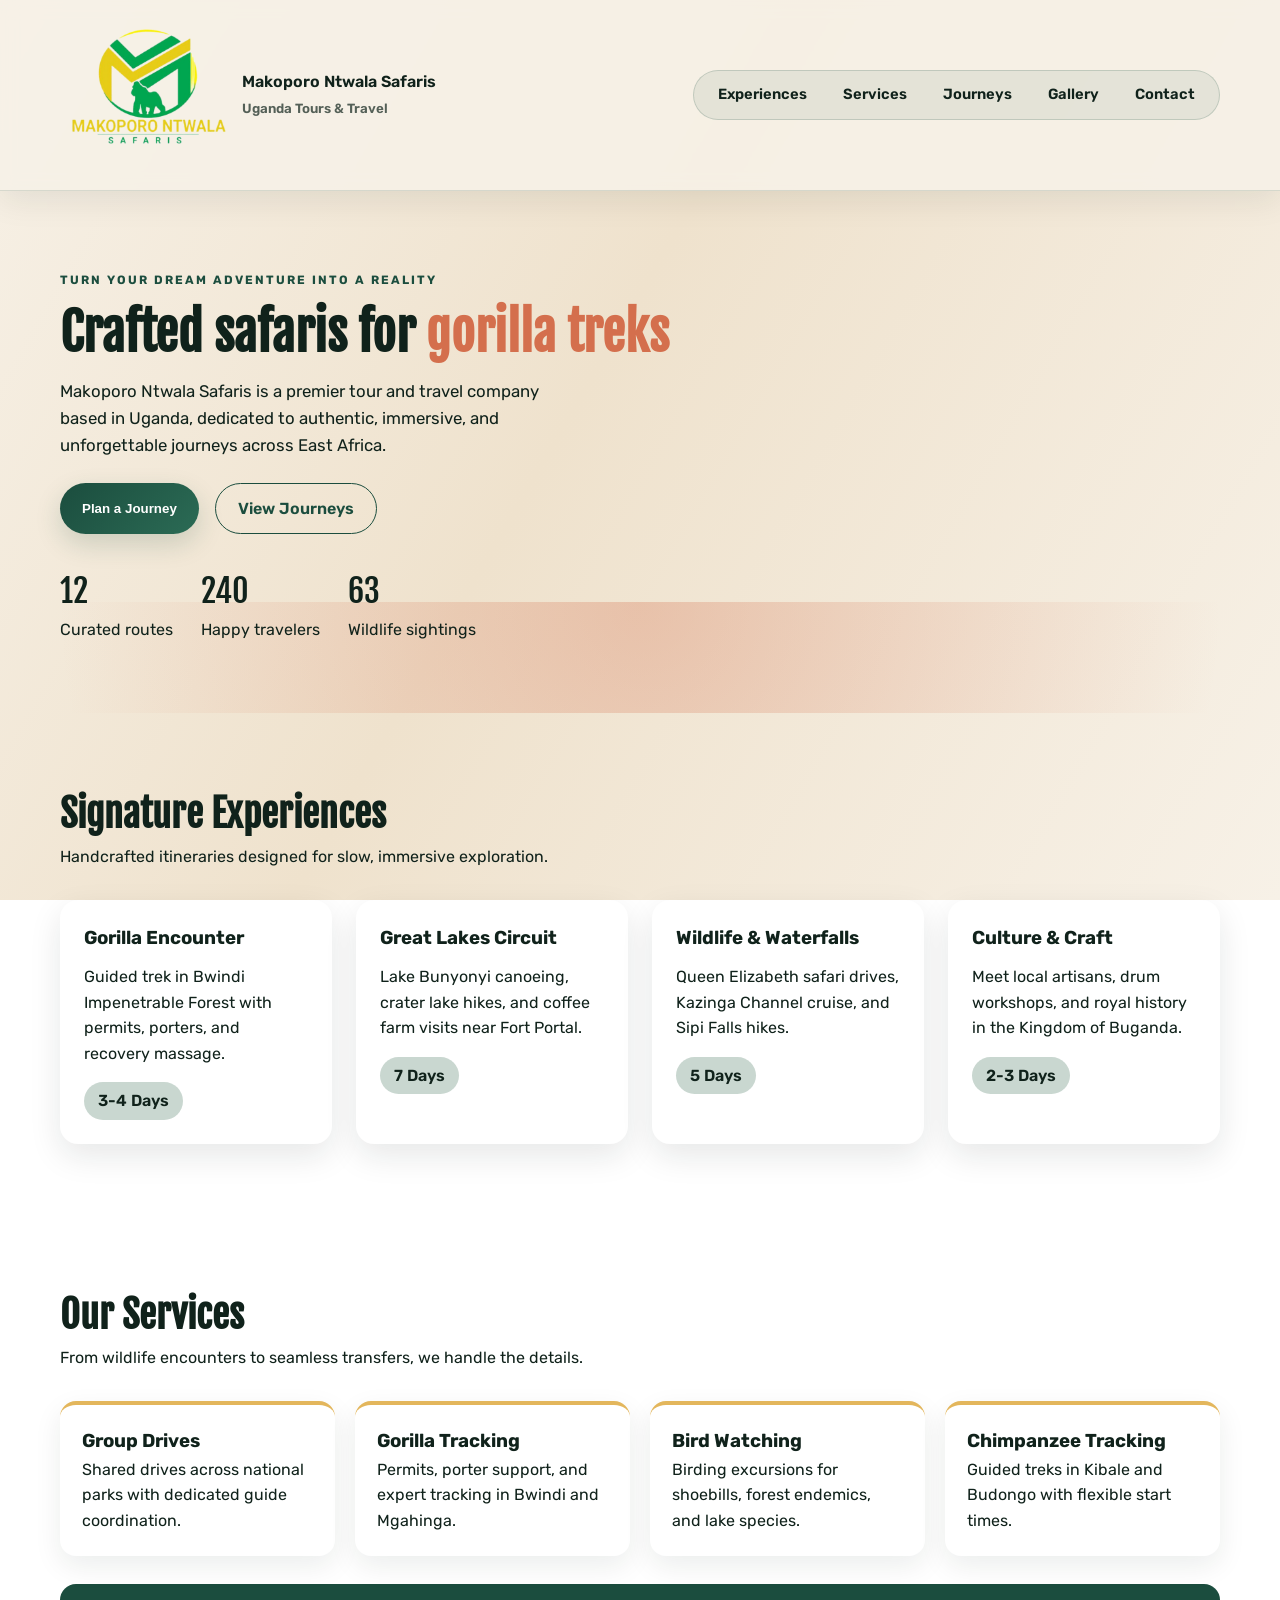
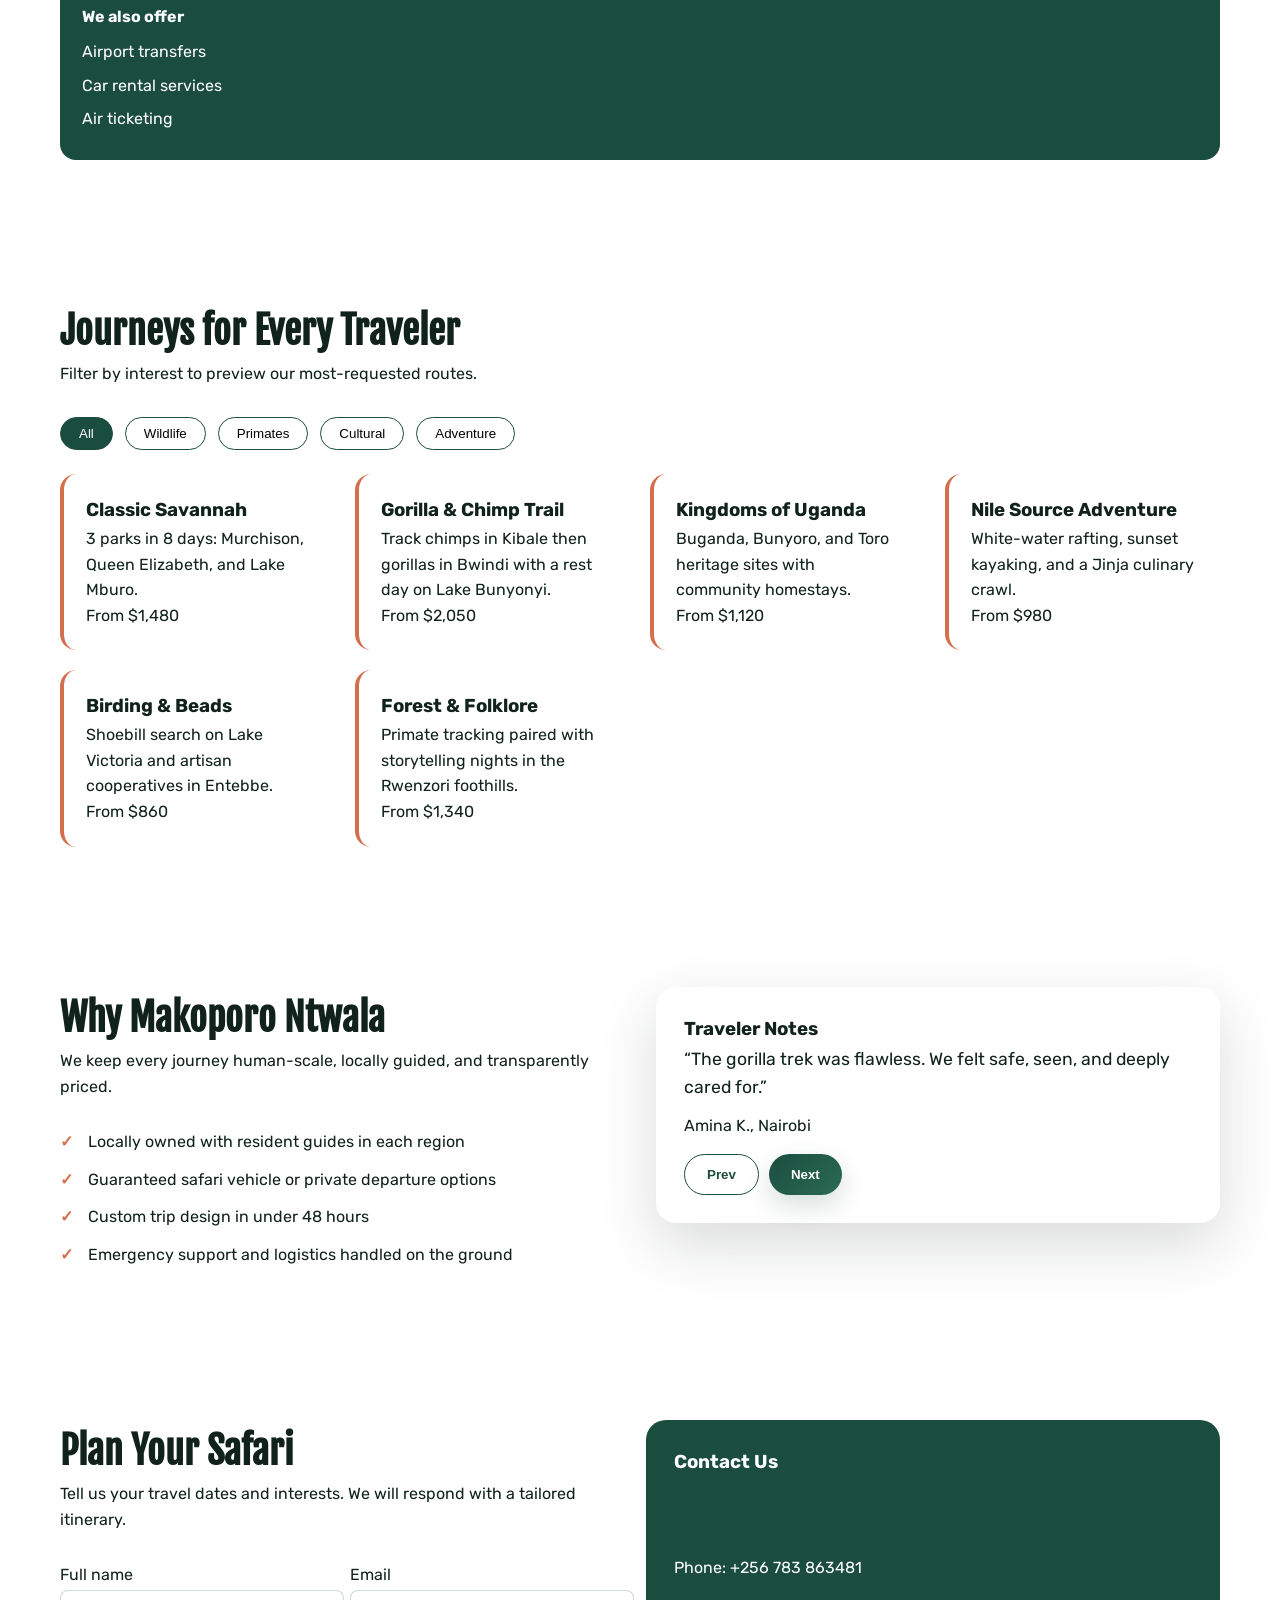
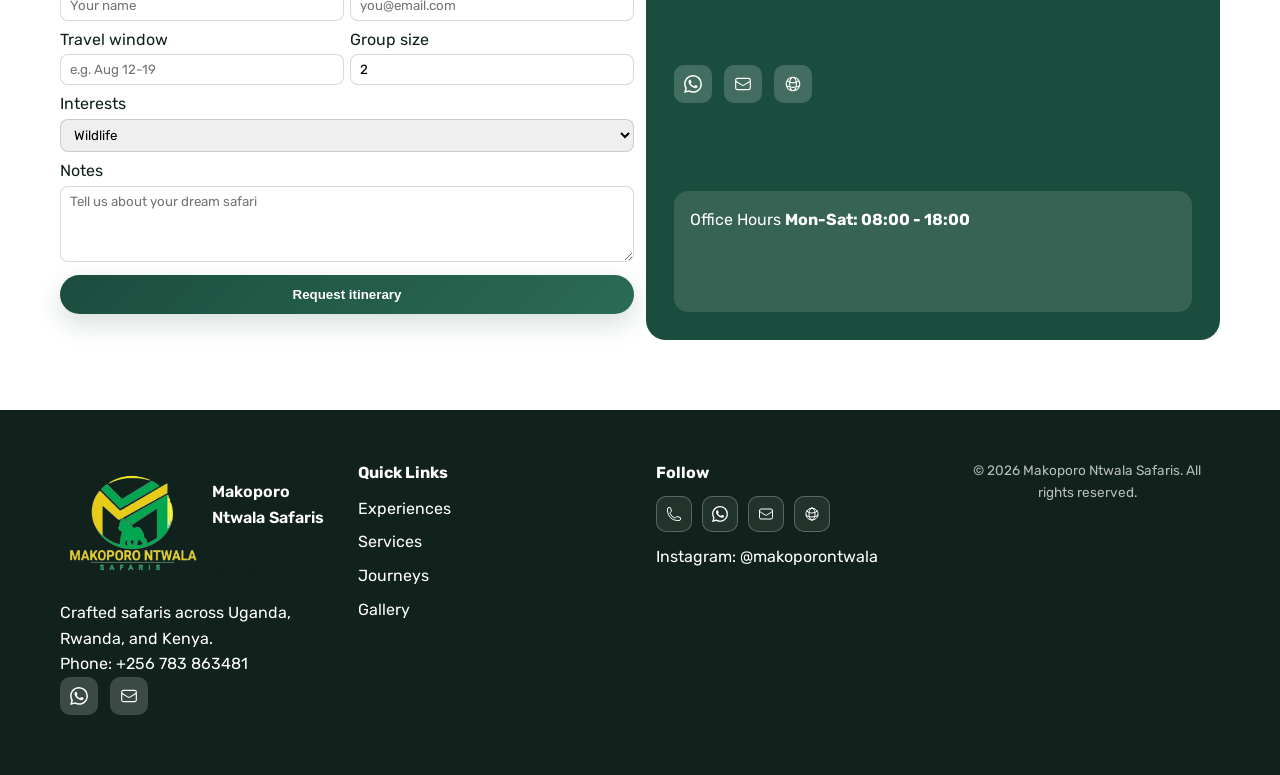
<file: index.html>
<!doctype html>
<html lang="en">
<head>
  <meta charset="utf-8" />
  <meta name="viewport" content="width=device-width, initial-scale=1" />
  <title>Makoporo Ntwala Safaris | Uganda Tours & Travel</title>
  <meta name="description" content="Makoporo Ntwala Safaris is a premier tour and travel company based in Uganda, offering authentic, immersive safari experiences across East Africa." />
  <link rel="preconnect" href="https://fonts.googleapis.com" />
  <link rel="preconnect" href="https://fonts.gstatic.com" crossorigin />
  <link href="https://fonts.googleapis.com/css2?family=Fjalla+One&family=Rubik:wght@300;400;500;600;700&display=swap" rel="stylesheet" />
  <link rel="stylesheet" href="styles.css" />
</head>
<body>
  <header class="topbar">
    <div class="container topbar__inner">
      <div class="brand">
        <img class="brand__logo" src="Logo1.png" alt="Makoporo Ntwala Safaris logo" />
        <div class="brand__text">
          <span>Makoporo Ntwala Safaris</span>
          <small>Uganda Tours & Travel</small>
        </div>
      </div>
      <nav class="nav">
        <a href="#experiences">Experiences</a>
        <a href="#services">Services</a>
        <a href="#journeys">Journeys</a>
        <a href="gallery.html">Gallery</a>
        <a href="#contact">Contact</a>
      </nav>
      <button class="menu" id="menuToggle" aria-label="Open menu">Menu</button>
    </div>
  </header>

  <main>
    <section class="hero">
      <div class="container hero__grid">
        <div class="hero__content">
          <p class="eyebrow">Turn your dream adventure into a reality</p>
          <h1>
            Crafted safaris for
            <span class="hero__rotator" id="rotatingText">gorilla treks</span>
          </h1>
          <p class="lead">
            Makoporo Ntwala Safaris is a premier tour and travel company based in Uganda, dedicated to authentic, immersive, and unforgettable journeys across East Africa.
          </p>
          <div class="hero__actions">
            <button class="btn" id="openPlanner">Plan a Journey</button>
            <a class="btn btn--ghost" href="#journeys">View Journeys</a>
          </div>
          <div class="hero__stats">
            <div class="stat">
              <span class="stat__value" data-count="12">0</span>
              <span class="stat__label">Curated routes</span>
            </div>
            <div class="stat">
              <span class="stat__value" data-count="240">0</span>
              <span class="stat__label">Happy travelers</span>
            </div>
            <div class="stat">
              <span class="stat__value" data-count="98">0</span>
              <span class="stat__label">Wildlife sightings</span>
            </div>
          </div>
        </div>
      </div>
      <div class="hero__accent"></div>
    </section>

    <section class="experiences" id="experiences">
      <div class="container">
        <div class="section__header">
          <h2>Signature Experiences</h2>
          <p>Handcrafted itineraries designed for slow, immersive exploration.</p>
        </div>
        <div class="card-grid">
          <article class="card">
            <h3>Gorilla Encounter</h3>
            <p>Guided trek in Bwindi Impenetrable Forest with permits, porters, and recovery massage.</p>
            <span class="pill">3-4 Days</span>
          </article>
          <article class="card">
            <h3>Great Lakes Circuit</h3>
            <p>Lake Bunyonyi canoeing, crater lake hikes, and coffee farm visits near Fort Portal.</p>
            <span class="pill">7 Days</span>
          </article>
          <article class="card">
            <h3>Wildlife & Waterfalls</h3>
            <p>Queen Elizabeth safari drives, Kazinga Channel cruise, and Sipi Falls hikes.</p>
            <span class="pill">5 Days</span>
          </article>
          <article class="card">
            <h3>Culture & Craft</h3>
            <p>Meet local artisans, drum workshops, and royal history in the Kingdom of Buganda.</p>
            <span class="pill">2-3 Days</span>
          </article>
        </div>
      </div>
    </section>

    <section class="services" id="services">
      <div class="container">
        <div class="section__header">
          <h2>Our Services</h2>
          <p>From wildlife encounters to seamless transfers, we handle the details.</p>
        </div>
        <div class="services__grid">
          <article class="service-card">
            <h3>Group Drives</h3>
            <p>Shared drives across national parks with dedicated guide coordination.</p>
          </article>
          <article class="service-card">
            <h3>Gorilla Tracking</h3>
            <p>Permits, porter support, and expert tracking in Bwindi and Mgahinga.</p>
          </article>
          <article class="service-card">
            <h3>Bird Watching</h3>
            <p>Birding excursions for shoebills, forest endemics, and lake species.</p>
          </article>
          <article class="service-card">
            <h3>Chimpanzee Tracking</h3>
            <p>Guided treks in Kibale and Budongo with flexible start times.</p>
          </article>
        </div>
        <div class="services__extra">
          <h4>We also offer</h4>
          <ul>
            <li>Airport transfers</li>
            <li>Car rental services</li>
            <li>Air ticketing</li>
          </ul>
        </div>
      </div>
    </section>

    <section class="journeys" id="journeys">
      <div class="container">
        <div class="section__header">
          <h2>Journeys for Every Traveler</h2>
          <p>Filter by interest to preview our most-requested routes.</p>
        </div>
        <div class="filters" id="journeyFilters">
          <button class="filter is-active" data-filter="all">All</button>
          <button class="filter" data-filter="wildlife">Wildlife</button>
          <button class="filter" data-filter="primates">Primates</button>
          <button class="filter" data-filter="cultural">Cultural</button>
          <button class="filter" data-filter="adventure">Adventure</button>
        </div>
        <div class="journey-grid" id="journeyGrid">
          <article class="journey" data-tags="wildlife,adventure">
            <h3>Classic Savannah</h3>
            <p>3 parks in 8 days: Murchison, Queen Elizabeth, and Lake Mburo.</p>
            <span>From $1,480</span>
          </article>
          <article class="journey" data-tags="primates,adventure">
            <h3>Gorilla & Chimp Trail</h3>
            <p>Track chimps in Kibale then gorillas in Bwindi with a rest day on Lake Bunyonyi.</p>
            <span>From $2,050</span>
          </article>
          <article class="journey" data-tags="cultural">
            <h3>Kingdoms of Uganda</h3>
            <p>Buganda, Bunyoro, and Toro heritage sites with community homestays.</p>
            <span>From $1,120</span>
          </article>
          <article class="journey" data-tags="adventure">
            <h3>Nile Source Adventure</h3>
            <p>White-water rafting, sunset kayaking, and a Jinja culinary crawl.</p>
            <span>From $980</span>
          </article>
          <article class="journey" data-tags="wildlife,cultural">
            <h3>Birding & Beads</h3>
            <p>Shoebill search on Lake Victoria and artisan cooperatives in Entebbe.</p>
            <span>From $860</span>
          </article>
          <article class="journey" data-tags="primates,cultural">
            <h3>Forest & Folklore</h3>
            <p>Primate tracking paired with storytelling nights in the Rwenzori foothills.</p>
            <span>From $1,340</span>
          </article>
        </div>
      </div>
    </section>

    <section class="why-us" id="why-us">
      <div class="container why-us__grid">
        <div>
          <div class="section__header">
            <h2>Why Makoporo Ntwala</h2>
            <p>We keep every journey human-scale, locally guided, and transparently priced.</p>
          </div>
          <ul class="checklist">
            <li>Locally owned with resident guides in each region</li>
            <li>Guaranteed safari vehicle or private departure options</li>
            <li>Custom trip design in under 48 hours</li>
            <li>Emergency support and logistics handled on the ground</li>
          </ul>
        </div>
        <div class="panel">
          <h3>Traveler Notes</h3>
          <div class="testimonial" id="testimonialBox">
            <p class="testimonial__text">“The gorilla trek was flawless. We felt safe, seen, and deeply cared for.”</p>
            <span class="testimonial__name">Amina K., Nairobi</span>
          </div>
          <div class="testimonial__controls">
            <button class="btn btn--ghost" id="prevTestimonial">Prev</button>
            <button class="btn" id="nextTestimonial">Next</button>
          </div>
        </div>
      </div>
    </section>

    <section class="planner" id="contact">
      <div class="container planner__grid">
        <div>
          <div class="section__header">
            <h2>Plan Your Safari</h2>
            <p>Tell us your travel dates and interests. We will respond with a tailored itinerary.</p>
          </div>
          <form class="form" id="plannerForm">
            <div class="form__row">
              <label>
                Full name
                <input type="text" name="name" placeholder="Your name" required />
              </label>
              <label>
                Email
                <input type="email" name="email" placeholder="you@email.com" required />
              </label>
            </div>
            <div class="form__row">
              <label>
                Travel window
                <input type="text" name="dates" placeholder="e.g. Aug 12-19" required />
              </label>
              <label>
                Group size
                <input type="number" name="group" min="1" max="20" value="2" required />
              </label>
            </div>
            <label>
              Interests
              <select name="interest">
                <option>Wildlife</option>
                <option>Primates</option>
                <option>Cultural</option>
                <option>Adventure</option>
                <option>Luxury</option>
              </select>
            </label>
            <label>
              Notes
              <textarea name="notes" rows="4" placeholder="Tell us about your dream safari"></textarea>
            </label>
            <button class="btn" type="submit">Request itinerary</button>
            <p class="form__status" id="formStatus"></p>
          </form>
        </div>
                <div class="contact-card">
          <h3>Contact Us</h3>
          <p class="contact-phone">Phone: +256 783 863481</p>
          <div class="contact-actions">
            <a href="https://wa.me/256783863481" class="contact-icon-link" aria-label="WhatsApp">
              <img src="icons/whatsapp.svg" alt="" />
            </a>
            <a href="mailto:makoporoltd@gmail.com" class="contact-icon-link" aria-label="Email">
              <img src="icons/envelope.svg" alt="" />
            </a>
            <a href="https://www.makoporontwala.com" class="contact-icon-link" aria-label="Website">
              <img src="icons/globe-alt.svg" alt="" />
            </a>
          </div>
          <div class="hours">
            <span>Office Hours</span>
            <strong>Mon-Sat: 08:00 - 18:00</strong>
          </div>
        </div>
      </div>
    </section>
  </main>

  <footer class="footer">
    <div class="container footer__grid">
      <div>
        <div class="brand brand--small">
          <img class="brand__logo" src="Logo1.png" alt="Makoporo Ntwala Safaris logo" />
          <div class="brand__text">
            <span>Makoporo Ntwala Safaris</span>
            <small>Beyond the ordinary</small>
          </div>
        </div>
        <p>Crafted safaris across Uganda, Rwanda, and Kenya.</p>
        <p>Phone: +256 783 863481</p>
        <div class="contact-actions">
          <a href="https://wa.me/256783863481" class="contact-icon-link" aria-label="WhatsApp">
            <img src="icons/whatsapp.svg" alt="" />
          </a>
          <a href="mailto:makoporoltd@gmail.com" class="contact-icon-link" aria-label="Email">
            <img src="icons/envelope.svg" alt="" />
          </a>
        </div>
      </div>
      <div>
        <h4>Quick Links</h4>
        <ul>
          <li><a href="#experiences">Experiences</a></li>
          <li><a href="#services">Services</a></li>
          <li><a href="#journeys">Journeys</a></li>
          <li><a href="gallery.html">Gallery</a></li>
        </ul>
      </div>
      <div>
        <h4>Follow</h4>
        <div class="footer-icons">
          <a href="tel:+256783863481" class="footer-icon-link" aria-label="Call">
            <img src="icons/phone.svg" alt="" />
          </a>
          <a href="https://wa.me/256783863481" class="footer-icon-link" aria-label="WhatsApp">
            <img src="icons/whatsapp.svg" alt="" />
          </a>
          <a href="mailto:makoporoltd@gmail.com" class="footer-icon-link" aria-label="Email">
            <img src="icons/envelope.svg" alt="" />
          </a>
          <a href="https://www.makoporontwala.com" class="footer-icon-link" aria-label="Website">
            <img src="icons/globe-alt.svg" alt="" />
          </a>
        </div>
        <p>Instagram: @makoporontwala</p>
      </div>
    <div class="footer__bottom">
      <span>© 2026 Makoporo Ntwala Safaris. All rights reserved.</span>
    </div>
  </footer>

  <div class="modal" id="storyModal" aria-hidden="true">
    <div class="modal__content">
      <button class="modal__close" id="closeStory" aria-label="Close">X</button>
      <h3>Our Safari Story</h3>
      <p>We started Makoporo Ntwala to ensure every traveler meets the people behind the landscapes. Our guides are storytellers, conservation partners, and trusted hosts.</p>
      <div class="modal__video">
        <div class="pulse"></div>
        <span>Video preview coming soon</span>
      </div>
    </div>
  </div>

  <script src="script.js"></script>
</body>
</html>
</file>
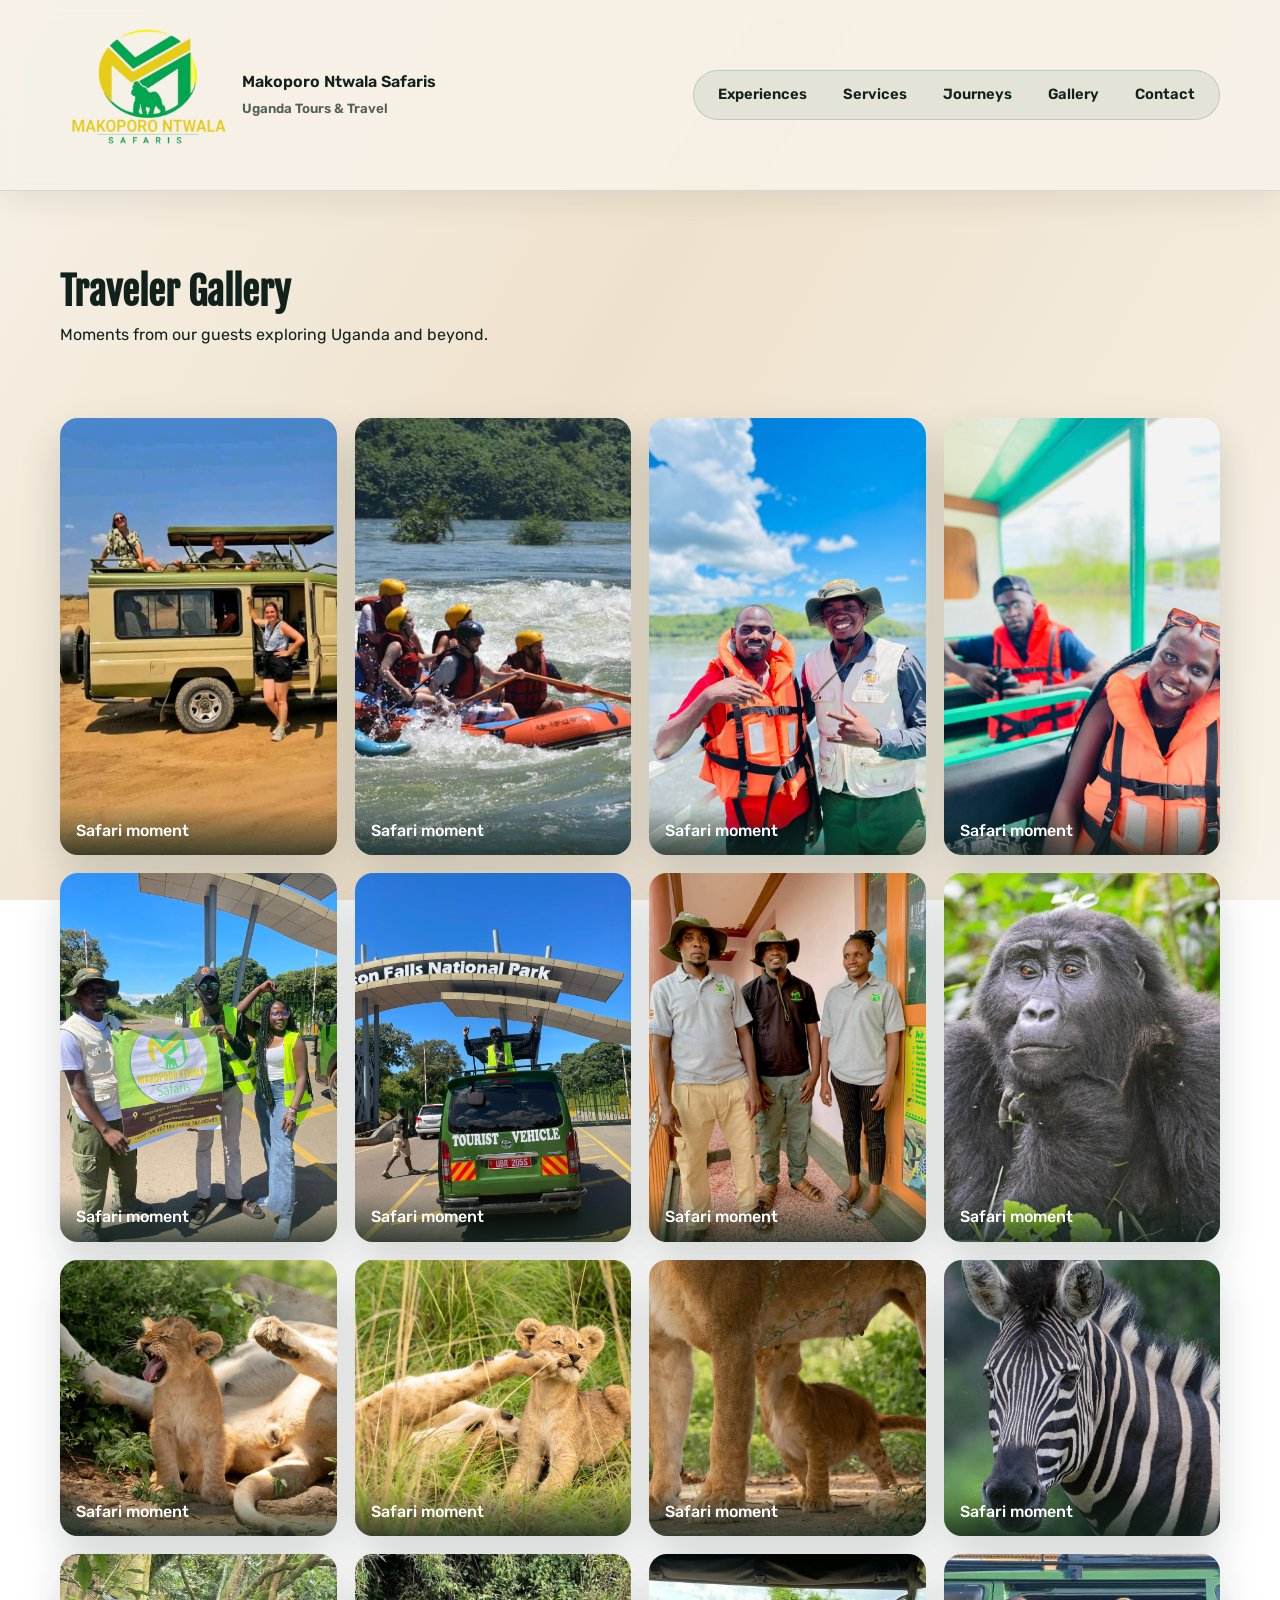
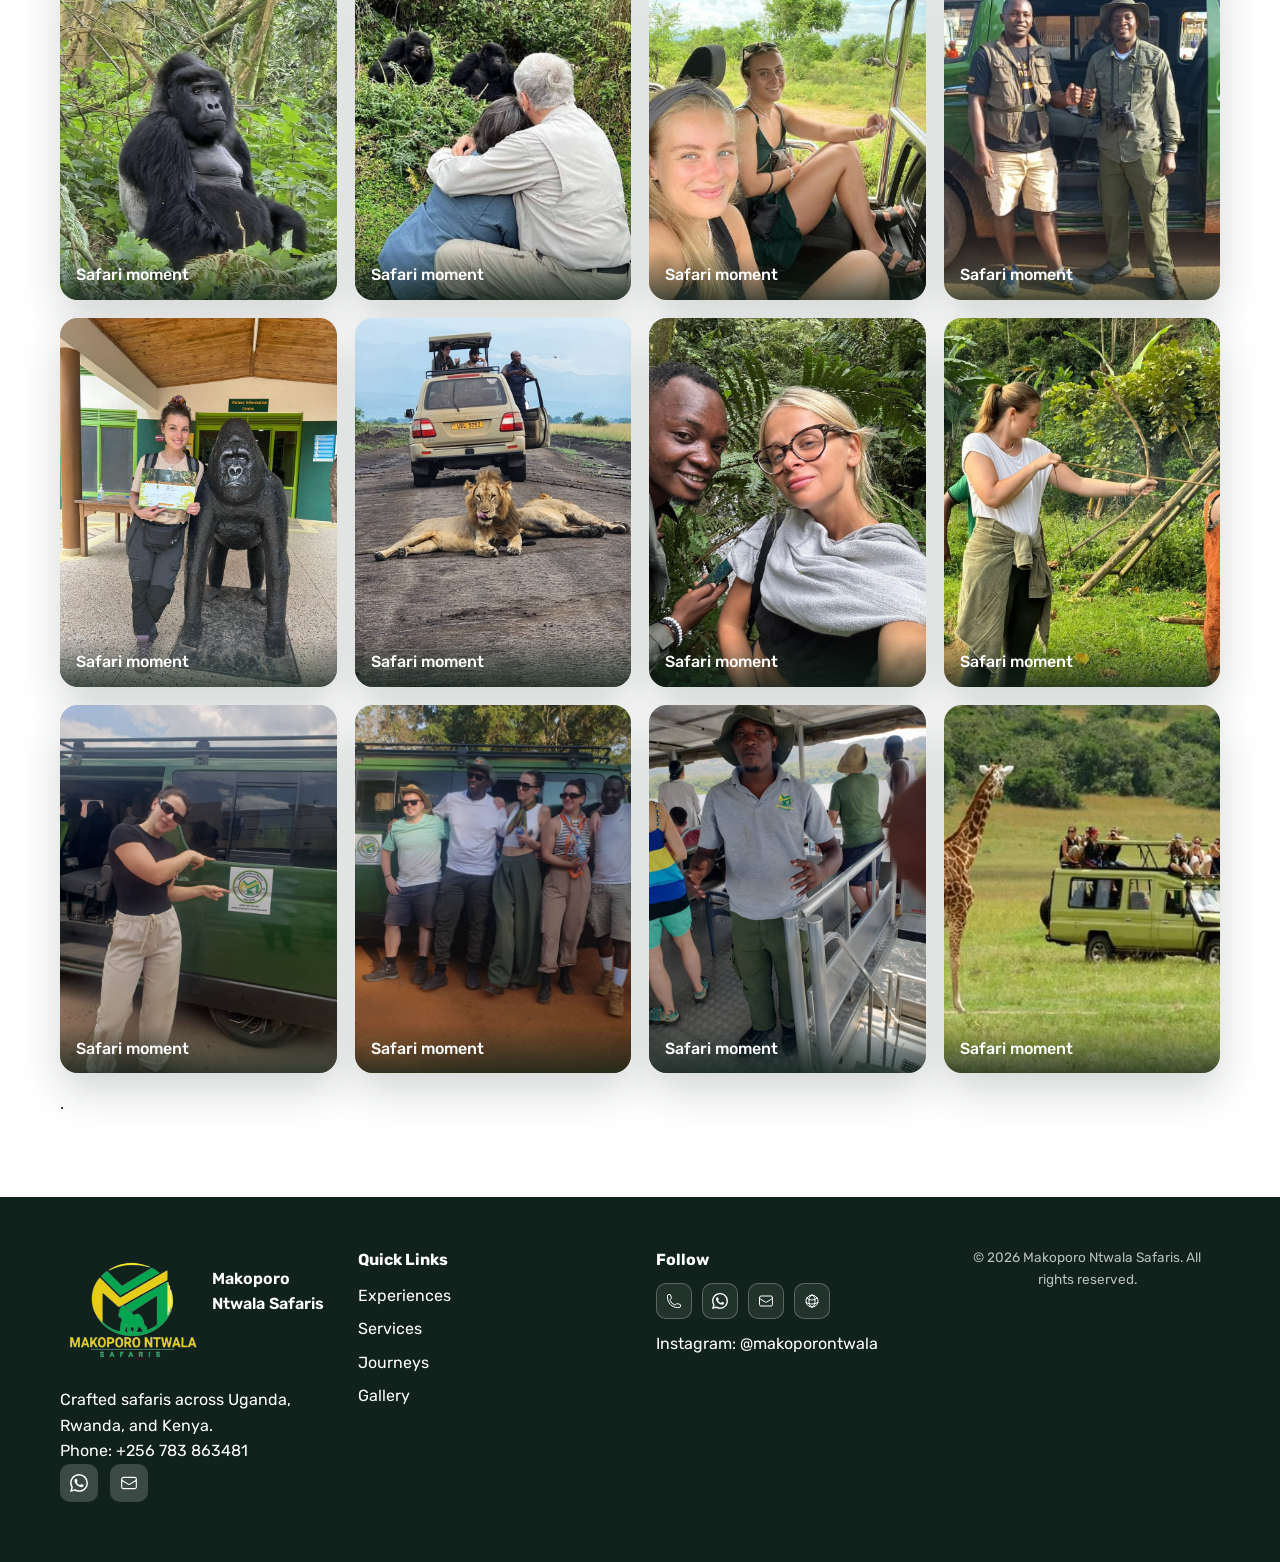
<file: gallery.html>
<!doctype html>
<html lang="en">
<head>
  <meta charset="utf-8" />
  <meta name="viewport" content="width=device-width, initial-scale=1" />
  <title>Gallery | Makoporo Ntwala Safaris</title>
  <meta name="description" content="Photo gallery of Makoporo Ntwala Safaris journeys across Uganda and East Africa." />
  <link rel="preconnect" href="https://fonts.googleapis.com" />
  <link rel="preconnect" href="https://fonts.gstatic.com" crossorigin />
  <link href="https://fonts.googleapis.com/css2?family=Fjalla+One&family=Rubik:wght@300;400;500;600;700&display=swap" rel="stylesheet" />
  <link rel="stylesheet" href="styles.css" />
</head>
<body>
  <header class="topbar">
    <div class="container topbar__inner">
      <div class="brand">
        <img class="brand__logo" src="Logo1.png" alt="Makoporo Ntwala Safaris logo" />
        <div class="brand__text">
          <span>Makoporo Ntwala Safaris</span>
          <small>Uganda Tours & Travel</small>
        </div>
      </div>
      <nav class="nav">
        <a href="index.html#experiences">Experiences</a>
        <a href="index.html#services">Services</a>
        <a href="index.html#journeys">Journeys</a>
        <a href="gallery.html">Gallery</a>
        <a href="index.html#contact">Contact</a>
      </nav>
      <button class="menu" id="menuToggle" aria-label="Open menu">Menu</button>
    </div>
  </header>

  <main>
    <section class="gallery-hero">
      <div class="container">
        <div class="section__header">
          <h2>Traveler Gallery</h2>
          <p>Moments from our guests exploring Uganda and beyond.</p>
        </div>
      </div>
    </section>

    <section class="gallery-grid container">
      <figure class="gallery-item">
        <img src="images/00b3fbb617774849b2bdfe493a3582a2.jpg" alt="Makoporo Ntwala Safaris photo" loading="lazy" />
        <figcaption class="gallery-caption">Safari moment</figcaption>
      </figure>
      <figure class="gallery-item">
        <img src="images/4f01909b2a35496887cb984376799ae7.jpg" alt="Makoporo Ntwala Safaris photo" loading="lazy" />
        <figcaption class="gallery-caption">Safari moment</figcaption>
      </figure>
      <figure class="gallery-item">
        <img src="images/IMG-20241022-WA0046.jpg" alt="Makoporo Ntwala Safaris photo" loading="lazy" />
        <figcaption class="gallery-caption">Safari moment</figcaption>
      </figure>
      <figure class="gallery-item">
        <img src="images/IMG-20241022-WA0078.jpg" alt="Makoporo Ntwala Safaris photo" loading="lazy" />
        <figcaption class="gallery-caption">Safari moment</figcaption>
      </figure>
      <figure class="gallery-item">
        <img src="images/IMG-20241022-WA0098.jpg" alt="Makoporo Ntwala Safaris photo" loading="lazy" />
        <figcaption class="gallery-caption">Safari moment</figcaption>
      </figure>
      <figure class="gallery-item">
        <img src="images/IMG-20241022-WA0099.jpg" alt="Makoporo Ntwala Safaris photo" loading="lazy" />
        <figcaption class="gallery-caption">Safari moment</figcaption>
      </figure>
      <figure class="gallery-item">
        <img src="images/IMG-20241106-WA0123.jpg" alt="Makoporo Ntwala Safaris photo" loading="lazy" />
        <figcaption class="gallery-caption">Safari moment</figcaption>
      </figure>
      <figure class="gallery-item">
        <img src="images/IMG-20241107-WA0004.jpg" alt="Makoporo Ntwala Safaris photo" loading="lazy" />
        <figcaption class="gallery-caption">Safari moment</figcaption>
      </figure>
      <figure class="gallery-item">
        <img src="images/IMG-20241107-WA0005.jpg" alt="Makoporo Ntwala Safaris photo" loading="lazy" />
        <figcaption class="gallery-caption">Safari moment</figcaption>
      </figure>
      <figure class="gallery-item">
        <img src="images/IMG-20241107-WA0006.jpg" alt="Makoporo Ntwala Safaris photo" loading="lazy" />
        <figcaption class="gallery-caption">Safari moment</figcaption>
      </figure>
      <figure class="gallery-item">
        <img src="images/IMG-20241107-WA0007.jpg" alt="Makoporo Ntwala Safaris photo" loading="lazy" />
        <figcaption class="gallery-caption">Safari moment</figcaption>
      </figure>
      <figure class="gallery-item">
        <img src="images/IMG-20241107-WA0009.jpg" alt="Makoporo Ntwala Safaris photo" loading="lazy" />
        <figcaption class="gallery-caption">Safari moment</figcaption>
      </figure>
      <figure class="gallery-item">
        <img src="images/IMG-20241107-WA0010.jpg" alt="Makoporo Ntwala Safaris photo" loading="lazy" />
        <figcaption class="gallery-caption">Safari moment</figcaption>
      </figure>
      <figure class="gallery-item">
        <img src="images/IMG-20241107-WA0011.jpg" alt="Makoporo Ntwala Safaris photo" loading="lazy" />
        <figcaption class="gallery-caption">Safari moment</figcaption>
      </figure>
      <figure class="gallery-item">
        <img src="images/IMG-20241107-WA0012.jpg" alt="Makoporo Ntwala Safaris photo" loading="lazy" />
        <figcaption class="gallery-caption">Safari moment</figcaption>
      </figure>
      <figure class="gallery-item">
        <img src="images/IMG-20250114-WA0101.jpg" alt="Makoporo Ntwala Safaris photo" loading="lazy" />
        <figcaption class="gallery-caption">Safari moment</figcaption>
      </figure>
      <figure class="gallery-item">
        <img src="images/IMG-20250114-WA0108.jpg" alt="Makoporo Ntwala Safaris photo" loading="lazy" />
        <figcaption class="gallery-caption">Safari moment</figcaption>
      </figure>
      <figure class="gallery-item">
        <img src="images/IMG-20250114-WA0110.jpg" alt="Makoporo Ntwala Safaris photo" loading="lazy" />
        <figcaption class="gallery-caption">Safari moment</figcaption>
      </figure>
      <figure class="gallery-item">
        <img src="images/IMG-20250115-WA0029.jpg" alt="Makoporo Ntwala Safaris photo" loading="lazy" />
        <figcaption class="gallery-caption">Safari moment</figcaption>
      </figure>
      <figure class="gallery-item">
        <img src="images/IMG-20250115-WA0045.jpg" alt="Makoporo Ntwala Safaris photo" loading="lazy" />
        <figcaption class="gallery-caption">Safari moment</figcaption>
      </figure>
      <figure class="gallery-item">
        <img src="images/IMG-20250310-WA0106.jpg" alt="Makoporo Ntwala Safaris photo" loading="lazy" />
        <figcaption class="gallery-caption">Safari moment</figcaption>
      </figure>
      <figure class="gallery-item">
        <img src="images/IMG-20250310-WA0119.jpg" alt="Makoporo Ntwala Safaris photo" loading="lazy" />
        <figcaption class="gallery-caption">Safari moment</figcaption>
      </figure>
      <figure class="gallery-item">
        <img src="images/IMG-20250310-WA0120.jpg" alt="Makoporo Ntwala Safaris photo" loading="lazy" />
        <figcaption class="gallery-caption">Safari moment</figcaption>
      </figure>
      <figure class="gallery-item">
        <img src="images/safari-at-queen-elizabeth-1.jpg" alt="Makoporo Ntwala Safaris photo" loading="lazy" />
        <figcaption class="gallery-caption">Safari moment</figcaption>
      </figure>.    </section>
  </main>

  <footer class="footer">
    <div class="container footer__grid">
      <div>
        <div class="brand brand--small">
          <img class="brand__logo" src="Logo1.png" alt="Makoporo Ntwala Safaris logo" />
          <div class="brand__text">
            <span>Makoporo Ntwala Safaris</span>
            <small>Beyond the ordinary</small>
          </div>
        </div>
        <p>Crafted safaris across Uganda, Rwanda, and Kenya.</p>
        <p>Phone: +256 783 863481</p>
        <div class="contact-actions">
          <a href="https://wa.me/256783863481" class="contact-icon-link" aria-label="WhatsApp">
            <img src="icons/whatsapp.svg" alt="" />
          </a>
          <a href="mailto:makoporoltd@gmail.com" class="contact-icon-link" aria-label="Email">
            <img src="icons/envelope.svg" alt="" />
          </a>
        </div>
      </div>
      <div>
        <h4>Quick Links</h4>
        <ul>
          <li><a href="index.html#experiences">Experiences</a></li>
          <li><a href="index.html#services">Services</a></li>
          <li><a href="index.html#journeys">Journeys</a></li>
          <li><a href="gallery.html">Gallery</a></li>
        </ul>
      </div>
      <div>
        <h4>Follow</h4>
        <div class="footer-icons">
          <a href="tel:+256783863481" class="footer-icon-link" aria-label="Call">
            <img src="icons/phone.svg" alt="" />
          </a>
          <a href="https://wa.me/256783863481" class="footer-icon-link" aria-label="WhatsApp">
            <img src="icons/whatsapp.svg" alt="" />
          </a>
          <a href="mailto:makoporoltd@gmail.com" class="footer-icon-link" aria-label="Email">
            <img src="icons/envelope.svg" alt="" />
          </a>
          <a href="https://www.makoporontwala.com" class="footer-icon-link" aria-label="Website">
            <img src="icons/globe-alt.svg" alt="" />
          </a>
        </div>
        <p>Instagram: @makoporontwala</p>
      </div>
    <div class="footer__bottom">
      <span>© 2026 Makoporo Ntwala Safaris. All rights reserved.</span>
    </div>
  </footer>
  <div class="lightbox" id="lightbox" aria-hidden="true">
    <div class="lightbox__content">
      <button class="lightbox__close" id="lightboxClose" aria-label="Close">Close</button>
      <img id="lightboxImg" alt="Expanded safari photo" />
    </div>
  </div>

  <script src="script.js"></script>
</body>
</html>
</file>
<file: styles.css>
:root {
  --ink: #10221b;
  --forest: #1b4d3e;
  --savanna: #e3b65c;
  --sand: #f7f1e7;
  --clay: #d46f4d;
  --mist: #c9d7d0;
  --white: #ffffff;
  --radius: 20px;
  --shadow: 0 22px 60px rgba(16, 34, 27, 0.16);
}

* {
  box-sizing: border-box;
  margin: 0;
  padding: 0;
}

body {
  font-family: "Rubik", sans-serif;
  color: var(--ink);
  background: var(--sand);
  line-height: 1.6;
}

a {
  color: inherit;
  text-decoration: none;
}

img {
  max-width: 100%;
}

.container {
  width: min(1160px, 92%);
  margin: 0 auto;
}

.topbar {
  position: sticky;
  top: 0;
  z-index: 10;
  background: rgba(247, 241, 231, 0.9);
  backdrop-filter: blur(8px);
  border-bottom: 1px solid rgba(27, 77, 62, 0.15);
}

.topbar__inner {
  display: flex;
  align-items: center;
  justify-content: space-between;
  padding: 10px 0;
  gap: 14px;
}

.brand {
  display: flex;
  align-items: center;
  gap: 12px;
  font-weight: 600;
}

.brand__mark {
  width: 44px;
  height: 44px;
  border-radius: 12px;
  background: var(--forest);
  color: var(--white);
  font-family: "Fjalla One", sans-serif;
  display: grid;
  place-items: center;
  letter-spacing: 1px;
}

.brand__text span {
  display: block;
}

.brand__text small {
  color: rgba(16, 34, 27, 0.7);
}

.brand--small .brand__mark {
  width: 36px;
  height: 36px;
}

.nav {
  display: flex;
  gap: 16px;
  font-weight: 600;
  font-size: 0.92rem;
  background: rgba(27, 77, 62, 0.08);
  padding: 6px 14px;
  border-radius: 999px;
  border: 1px solid rgba(27, 77, 62, 0.18);
}

.menu {
  display: none;
  border: 1px solid var(--forest);
  padding: 8px 14px;
  border-radius: 999px;
  background: transparent;
  font-weight: 600;
}

.hero {
  position: relative;
  overflow: hidden;
}

.hero__grid {
  display: grid;
  grid-template-columns: repeat(auto-fit, minmax(280px, 1fr));
  gap: 40px;
  padding: 80px 0 70px;
}

.hero__content h1 {
  font-family: "Fjalla One", sans-serif;
  font-size: clamp(2.6rem, 4vw, 4.2rem);
  line-height: 1.05;
  margin: 16px 0 18px;
}

.hero__rotator {
  color: var(--clay);
  display: inline-block;
  min-width: 180px;
}

.eyebrow {
  text-transform: uppercase;
  letter-spacing: 2px;
  font-size: 0.75rem;
  color: var(--forest);
  font-weight: 700;
}

.lead {
  font-size: 1.05rem;
  max-width: 520px;
}

.hero__actions {
  display: flex;
  flex-wrap: wrap;
  gap: 16px;
  margin: 24px 0 32px;
}

.btn {
  padding: 12px 22px;
  border-radius: 999px;
  border: none;
  background: var(--forest);
  color: var(--white);
  font-weight: 600;
  cursor: pointer;
  transition: transform 0.2s ease, box-shadow 0.2s ease;
  box-shadow: 0 10px 26px rgba(27, 77, 62, 0.18);
}

.btn:hover {
  transform: translateY(-2px);
}

.btn--ghost {
  background: transparent;
  border: 1px solid var(--forest);
  color: var(--forest);
  box-shadow: none;
}

.btn--small {
  padding: 10px 18px;
  font-size: 0.9rem;
}

.hero__stats {
  display: flex;
  gap: 28px;
  margin-top: 10px;
}

.stat__value {
  display: block;
  font-size: 2rem;
  font-family: "Fjalla One", sans-serif;
}

.hero__panel {
  background: var(--white);
  padding: 32px;
  border-radius: var(--radius);
  box-shadow: var(--shadow);
}

.panel__tag {
  display: inline-block;
  background: var(--savanna);
  padding: 6px 14px;
  border-radius: 999px;
  font-weight: 600;
  margin-bottom: 16px;
}

.panel__list {
  margin: 16px 0 20px;
  padding-left: 20px;
}

.panel__list li {
  margin-bottom: 6px;
}

.hero__accent {
  position: absolute;
  inset: auto -10% -40% -10%;
  height: 320px;
  background: radial-gradient(circle at top, rgba(212, 111, 77, 0.3), transparent 70%);
  z-index: -1;
}

.section__header {
  margin-bottom: 30px;
}

.section__header h2 {
  font-family: "Fjalla One", sans-serif;
  font-size: clamp(2rem, 3vw, 2.8rem);
}

.card-grid {
  display: grid;
  gap: 24px;
  grid-template-columns: repeat(auto-fit, minmax(220px, 1fr));
}

.card {
  background: var(--white);
  padding: 24px;
  border-radius: 18px;
  box-shadow: 0 12px 32px rgba(16, 34, 27, 0.1);
}

.card h3 {
  margin-bottom: 10px;
}

.pill {
  display: inline-block;
  margin-top: 16px;
  padding: 6px 14px;
  border-radius: 999px;
  background: var(--mist);
  font-weight: 600;
}

.experiences,
.journeys,
.why-us,
.planner {
  padding: 70px 0;
}

.filters {
  display: flex;
  flex-wrap: wrap;
  gap: 12px;
  margin-bottom: 24px;
}

.filter {
  padding: 8px 18px;
  border-radius: 999px;
  border: 1px solid var(--forest);
  background: transparent;
  cursor: pointer;
}

.filter.is-active {
  background: var(--forest);
  color: var(--white);
}

.journey-grid {
  display: grid;
  gap: 20px;
  grid-template-columns: repeat(auto-fit, minmax(240px, 1fr));
}

.journey {
  background: var(--white);
  padding: 22px;
  border-radius: 16px;
  border-left: 4px solid var(--clay);
  transition: transform 0.2s ease, opacity 0.2s ease;
}

.journey.hidden {
  opacity: 0.2;
  transform: scale(0.98);
}

.why-us__grid {
  display: grid;
  gap: 32px;
  grid-template-columns: repeat(auto-fit, minmax(260px, 1fr));
  align-items: start;
}

.checklist {
  list-style: none;
  margin-top: 18px;
}

.checklist li {
  margin-bottom: 12px;
  padding-left: 28px;
  position: relative;
}

.checklist li::before {
  content: "✓";
  position: absolute;
  left: 0;
  color: var(--clay);
  font-weight: 700;
}

.panel {
  background: var(--white);
  padding: 28px;
  border-radius: var(--radius);
  box-shadow: var(--shadow);
}

.testimonial__text {
  font-size: 1.1rem;
  margin-bottom: 12px;
}

.testimonial__controls {
  display: flex;
  gap: 10px;
  margin-top: 16px;
}

.planner__grid {
  display: grid;
  gap: 12px;
  grid-template-columns: repeat(auto-fit, minmax(240px, 1fr));
}

.form {
  display: grid;
  gap: 6px;
}

.form__row {
  display: grid;
  gap: 6px;
  grid-template-columns: repeat(auto-fit, minmax(160px, 1fr));
}

input,
select,
textarea {
  width: 100%;
  padding: 7px 9px;
  border-radius: 8px;
  border: 1px solid rgba(27, 77, 62, 0.2);
  margin-top: 2px;
  font-family: inherit;
}

.form__status {
  min-height: 20px;
  font-weight: 600;
}

.contact-card {
  background: var(--forest);
  color: var(--white);
  padding: 28px;
  border-radius: var(--radius);
  display: grid;
  gap: 14px;
}

.hours {
  padding: 16px;
  background: rgba(255, 255, 255, 0.12);
  border-radius: 14px;
}

.footer {
  background: var(--ink);
  color: var(--white);
  padding: 50px 0 20px;
}

.footer__grid {
  display: grid;
  gap: 32px;
  grid-template-columns: repeat(auto-fit, minmax(200px, 1fr));
  margin-bottom: 30px;
}

.footer ul {
  list-style: none;
  margin-top: 10px;
}

.footer li {
  margin-bottom: 8px;
}

.footer__bottom {
  text-align: center;
  font-size: 0.85rem;
  color: rgba(255, 255, 255, 0.7);
}

.modal {
  position: fixed;
  inset: 0;
  background: rgba(16, 34, 27, 0.6);
  display: flex;
  align-items: center;
  justify-content: center;
  opacity: 0;
  pointer-events: none;
  transition: opacity 0.2s ease;
}

.modal.is-open {
  opacity: 1;
  pointer-events: all;
}

.modal__content {
  background: var(--white);
  padding: 30px;
  border-radius: 18px;
  width: min(520px, 90%);
}

.modal__close {
  background: transparent;
  border: 1px solid var(--ink);
  padding: 6px 12px;
  border-radius: 999px;
  float: right;
}

.modal__video {
  margin-top: 20px;
  background: var(--mist);
  border-radius: 16px;
  height: 180px;
  display: grid;
  place-items: center;
  position: relative;
  overflow: hidden;
}

.pulse {
  width: 70px;
  height: 70px;
  border-radius: 50%;
  background: rgba(27, 77, 62, 0.25);
  position: absolute;
  animation: pulse 2.2s ease infinite;
}

@keyframes pulse {
  0% { transform: scale(0.8); opacity: 0.7; }
  70% { transform: scale(1.3); opacity: 0; }
  100% { opacity: 0; }
}

@media (max-width: 900px) {
  .nav {
    display: none;
  }
  .menu {
    display: inline-flex;
  }
  .hero__stats {
    flex-direction: column;
    gap: 12px;
  }
}

@media (max-width: 700px) {
  .hero__grid {
    padding-top: 60px;
  }
}

.services {
  padding: 70px 0;
}

.services__grid {
  display: grid;
  gap: 20px;
  grid-template-columns: repeat(auto-fit, minmax(220px, 1fr));
}

.service-card {
  background: var(--white);
  padding: 22px;
  border-radius: 16px;
  border-top: 4px solid var(--savanna);
  box-shadow: 0 10px 28px rgba(16, 34, 27, 0.08);
}

.services__extra {
  margin-top: 28px;
  background: var(--forest);
  color: var(--white);
  padding: 20px 22px;
  border-radius: 16px;
}

.services__extra ul {
  list-style: none;
  margin-top: 10px;
}

.services__extra li {
  margin-bottom: 8px;
}

.gallery-hero {
  padding: 70px 0 40px;
}

.gallery-grid {
  padding-bottom: 80px;
  display: grid;
  gap: 18px;
  grid-template-columns: repeat(auto-fit, minmax(220px, 1fr));
}

.gallery-item {
  position: relative;
  border-radius: 18px;
  overflow: hidden;
  box-shadow: 0 18px 40px rgba(16, 34, 27, 0.18);
  background: var(--mist);
}

.gallery-item a {
  display: block;
}

.gallery-item img {
  width: 100%;
  height: 100%;
  object-fit: cover;
  display: block;
  min-height: 220px;
  transition: transform 0.3s ease;
}

.gallery-item:hover img {
  transform: scale(1.04);
}

.gallery-caption {
  position: absolute;
  inset: auto 0 0 0;
  padding: 12px 16px;
  background: linear-gradient(180deg, rgba(16, 34, 27, 0) 0%, rgba(16, 34, 27, 0.75) 100%);
  color: var(--white);
  font-weight: 500;
}

.signature-media {
  margin: 18px 0 20px;
  display: grid;
  grid-auto-flow: column;
  grid-auto-columns: 180px;
  gap: 12px;
  overflow-x: auto;
  padding-bottom: 6px;
}

.signature-media img,
.signature-media video {
  width: 100%;
  height: 140px;
  object-fit: cover;
  border-radius: 14px;
  background: var(--mist);
  box-shadow: 0 8px 20px rgba(16, 34, 27, 0.16);
}

.signature-media video {
  background: #000000;
}

.brand__logo {
  width: 170px;
  height: 170px;
  object-fit: contain;
  border-radius: 18px;
  background: transparent;
  padding: 0;
  box-shadow: none;
}

.brand--small .brand__logo {
  width: 140px;
  height: 140px;
}

body {
  background: linear-gradient(120deg, #f7f1e7 0%, #efe2cd 45%, #f7f1e7 100%);
  background-attachment: fixed;
}

.topbar {
  box-shadow: 0 10px 30px rgba(16, 34, 27, 0.08);
}

.nav a {
  position: relative;
  padding: 6px 10px;
  border-radius: 999px;
  transition: background 0.2s ease, color 0.2s ease;
}

.nav a::after {
  content: "";
  position: absolute;
  left: 10px;
  right: 10px;
  bottom: 2px;
  height: 2px;
  background: var(--clay);
  transform: scaleX(0);
  transform-origin: left;
  transition: transform 0.2s ease;
}

.nav a:hover {
  background: rgba(27, 77, 62, 0.12);
}

.nav a:hover::after {
  transform: scaleX(1);
}

.card,
.journey,
.service-card,
.panel,
.contact-card,
.gallery-item {
  transition: transform 0.25s ease, box-shadow 0.25s ease;
}

.card:hover,
.journey:hover,
.service-card:hover,
.panel:hover,
.contact-card:hover,
.gallery-item:hover {
  transform: translateY(-6px);
  box-shadow: 0 20px 46px rgba(16, 34, 27, 0.16);
}

.btn {
  background: linear-gradient(135deg, #1b4d3e 0%, #2b6b55 100%);
}

.btn--ghost {
  background: transparent;
}

.hero__content {
  animation: fadeUp 0.6s ease both;
}

@keyframes fadeUp {
  from {
    opacity: 0;
    transform: translateY(16px);
  }
  to {
    opacity: 1;
    transform: translateY(0);
  }
}

@media (max-width: 900px) {
  .brand__logo {
    width: 120px;
    height: 120px;
  }
  .brand--small .brand__logo {
    width: 110px;
    height: 110px;
  }
}

.contact-link {
  color: inherit;
  text-decoration: underline;
  text-decoration-thickness: 2px;
  text-underline-offset: 3px;
}

.contact-row {
  display: grid;
  grid-template-columns: 24px 1fr;
  align-items: center;
  gap: 10px;
  font-weight: 500;
}

.contact-icon {
  width: 28px;
  height: 28px;
  display: grid;
  place-items: center;
  border-radius: 8px;
  background: rgba(255, 255, 255, 0.18);
}

.contact-icon img {
  width: 16px;
  height: 16px;
  filter: invert(1);
}

.gallery-item img {
  cursor: pointer;
}

.lightbox {
  position: fixed;
  inset: 0;
  background: rgba(16, 34, 27, 0.72);
  display: flex;
  align-items: center;
  justify-content: center;
  opacity: 0;
  pointer-events: none;
  transition: opacity 0.2s ease;
  z-index: 20;
}

.lightbox.is-open {
  opacity: 1;
  pointer-events: all;
}

.lightbox__content {
  background: var(--white);
  padding: 18px;
  border-radius: 18px;
  max-width: 92vw;
  max-height: 90vh;
  box-shadow: 0 30px 80px rgba(16, 34, 27, 0.3);
}

.lightbox__content img {
  display: block;
  max-width: 86vw;
  max-height: 75vh;
  border-radius: 14px;
}

.lightbox__close {
  background: transparent;
  border: 1px solid var(--ink);
  padding: 6px 14px;
  border-radius: 999px;
  margin-bottom: 12px;
}

.contact-phone {
  margin-bottom: 6px;
}

.contact-actions {
  display: flex;
  gap: 12px;
  margin-bottom: 10px;
}

.contact-icon-link {
  width: 38px;
  height: 38px;
  display: grid;
  place-items: center;
  border-radius: 10px;
  background: rgba(255, 255, 255, 0.18);
  transition: transform 0.2s ease, background 0.2s ease;
}

.contact-icon-link:hover {
  transform: translateY(-2px);
  background: rgba(255, 255, 255, 0.28);
}

.contact-icon-link img {
  width: 18px;
  height: 18px;
  filter: invert(1);
}

.footer-icons {
  display: flex;
  gap: 10px;
  margin: 10px 0 12px;
}

.footer-icon-link {
  width: 36px;
  height: 36px;
  display: grid;
  place-items: center;
  border-radius: 10px;
  border: 1px solid rgba(255, 255, 255, 0.25);
  background: rgba(255, 255, 255, 0.08);
  transition: transform 0.2s ease, background 0.2s ease;
}

.footer-icon-link:hover {
  transform: translateY(-2px);
  background: rgba(255, 255, 255, 0.18);
}

.footer-icon-link img {
  width: 16px;
  height: 16px;
  filter: invert(1);
}

@media (max-width: 900px) {
  .topbar__inner {
    flex-wrap: wrap;
  }

  .nav {
    width: 100%;
    display: none;
    flex-direction: column;
    align-items: flex-start;
    gap: 8px;
    padding: 10px 12px;
    margin-top: 8px;
    border-radius: 16px;
    background: rgba(27, 77, 62, 0.08);
  }

  .nav.is-open {
    display: flex;
  }

  .nav a {
    width: 100%;
  }

  .brand__logo {
    width: 120px;
    height: 120px;
  }
}

@media (max-width: 700px) {
  .hero__grid {
    padding-top: 50px;
  }

  .planner__grid {
    grid-template-columns: 1fr;
  }

  .contact-card {
    padding: 20px;
  }
}

@media (max-width: 520px) {
  .topbar__inner {
    padding: 8px 0;
  }

  .menu {
    padding: 6px 12px;
  }

  .form {
    gap: 6px;
  }

  .form__row {
    grid-template-columns: 1fr;
  }

  input,
  select,
  textarea {
    padding: 7px 9px;
  }

  .brand__logo {
    width: 110px;
    height: 110px;
  }
}
</file>
